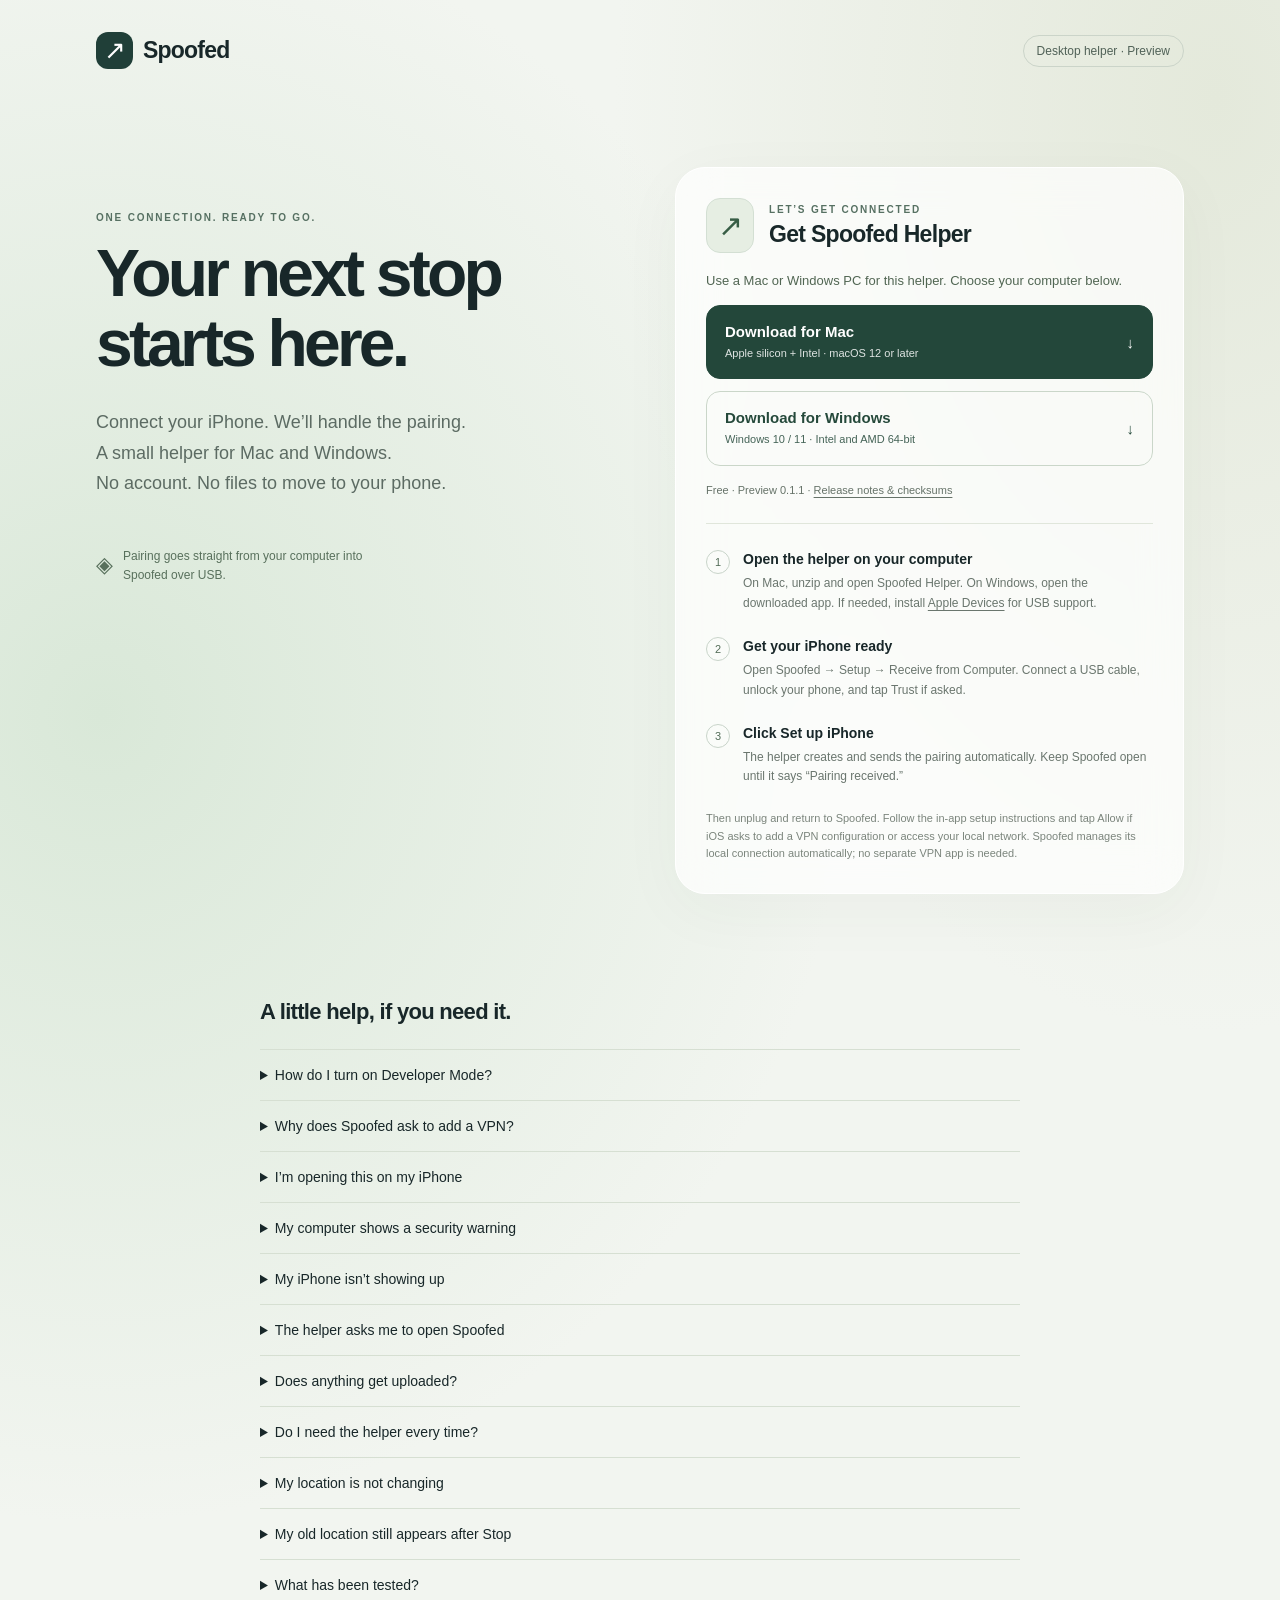
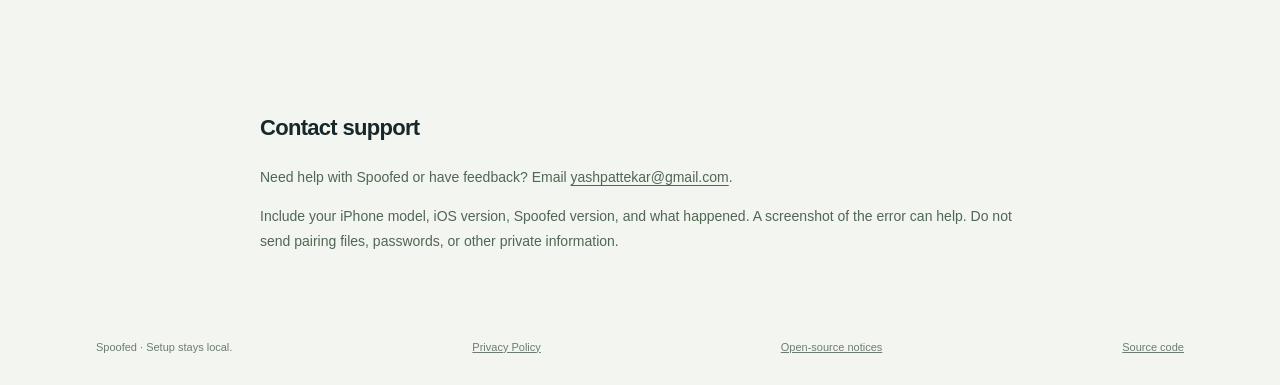
<file: site/index.html>
<!doctype html>
<html lang="en">
<head>
<meta charset="utf-8"><meta name="viewport" content="width=device-width,initial-scale=1">
<meta name="description" content="Set up Spoofed with a simple Mac or Windows helper. Connect your iPhone and send pairing straight into the app.">
<meta http-equiv="Content-Security-Policy" content="default-src 'self'; script-src 'self'; style-src 'self'; connect-src 'self'; img-src 'self' data:; object-src 'none'; base-uri 'none'; form-action 'none'">
<title>Spoofed — Connect your iPhone</title><link rel="stylesheet" href="style.css"><script type="module" src="app.js"></script>
</head>
<body>
<header><a class="brand" href="./"><span class="mark" aria-hidden="true">↗</span> Spoofed</a><span class="badge">Desktop helper · Preview</span></header>
<main>
<section class="intro"><p class="eyebrow">ONE CONNECTION. READY TO GO.</p><h1>Your next stop<br>starts here.</h1><p class="lede">Connect your iPhone. We’ll handle the pairing.<br>A small helper for Mac and Windows.<br>No account. No files to move to your phone.</p><div class="privacy"><span aria-hidden="true">◈</span> Pairing goes straight from your computer into Spoofed over USB.</div></section>
<section class="card" aria-labelledby="setup-title"><div class="card-top"><span class="device-icon" aria-hidden="true">↗</span><div><p class="eyebrow">LET’S GET CONNECTED</p><h2 id="setup-title">Get Spoofed Helper</h2></div></div>
<p id="platform-hint" class="download-hint">Download and open the helper on your computer.</p>
<div class="downloads">
<a id="download-mac" class="download" href="https://github.com/spoofed1/spoofed1.github.io/releases/latest/download/Spoofed-Helper-macOS.zip"><span>Download for Mac<small>Apple silicon + Intel · macOS 12 or later</small></span><span aria-hidden="true">↓</span></a>
<a id="download-windows" class="download secondary" href="https://github.com/spoofed1/spoofed1.github.io/releases/latest/download/Spoofed-Helper-Windows.exe"><span>Download for Windows<small>Windows 10 / 11 · Intel and AMD 64-bit</small></span><span aria-hidden="true">↓</span></a>
</div>
<p class="release-note">Free · Preview 0.1.1 · <a href="https://github.com/spoofed1/spoofed1.github.io/releases/latest">Release notes &amp; checksums</a></p>
<ol class="steps"><li><span>1</span><div><strong>Open the helper on your computer</strong><p>On Mac, unzip and open Spoofed Helper. On Windows, open the downloaded app. If needed, install <a href="https://apps.microsoft.com/detail/9np83lwlpz9k">Apple Devices</a> for USB support.</p></div></li><li><span>2</span><div><strong>Get your iPhone ready</strong><p>Open Spoofed → Setup → Receive from Computer. Connect a USB cable, unlock your phone, and tap Trust if asked.</p></div></li><li><span>3</span><div><strong>Click Set up iPhone</strong><p>The helper creates and sends the pairing automatically. Keep Spoofed open until it says “Pairing received.”</p></div></li></ol>
<p class="footnote">Then unplug and return to Spoofed. Follow the in-app setup instructions and tap Allow if iOS asks to add a VPN configuration or access your local network. Spoofed manages its local connection automatically; no separate VPN app is needed.</p>
</section>
<section id="help" class="details"><h2>A little help, if you need it.</h2>
<details><summary>How do I turn on Developer Mode?</summary><p>On your iPhone, open Settings → Privacy &amp; Security → Developer Mode. Turn it on and tap Restart. After restarting, unlock your iPhone and confirm Turn On. You must do this in Settings; Spoofed cannot enable it for you.</p><p>If Developer Mode is missing, complete computer pairing first and check again. If you use Xcode on a Mac, connect and unlock the iPhone, then select it in Xcode’s Device Hub. Contact support if the option still does not appear.</p></details>
<details><summary>Why does Spoofed ask to add a VPN?</summary><p>This permission creates a local connection to your iPhone’s developer services so Spoofed can simulate location. It is not an internet privacy VPN. Tap Allow when prompted; Spoofed handles the connection automatically. If you previously used LocalDevVPN, turn it off and disable its Connect On Demand setting before using Spoofed.</p></details>
<details><summary>I’m opening this on my iPhone</summary><p>The helper runs on your computer. Open <strong>spoofed1.github.io</strong> on your Mac or Windows PC to download it. You can use Share Setup Link in Spoofed to send the address to your computer.</p></details>
<details><summary>My computer shows a security warning</summary><p>This preview is not signed with an Apple Developer ID or a Windows publisher certificate. macOS or Windows may ask for approval or block it. Download only from this page’s GitHub release links. On Mac, Apple’s <a href="https://support.apple.com/102445">guide to opening apps safely</a> explains the available options. On Windows, check that you downloaded the expected release before deciding whether to continue. Managed computers may require your administrator.</p></details>
<details><summary>My iPhone isn’t showing up</summary><p>Unlock your iPhone and use a cable that supports data. On Mac, check that it appears in Finder. On Windows, install or open <a href="https://apps.microsoft.com/detail/9np83lwlpz9k">Apple Devices</a> and check that your phone appears there. Approve Trust, then return to the helper. If several phones are connected, choose yours in the helper.</p></details>
<details><summary>The helper asks me to open Spoofed</summary><p>Install the latest Spoofed iPhone app, open Setup, and tap Receive from Computer. Keep that screen open and the iPhone unlocked. Receiving expires after ten minutes; tap it again if needed. Stop any active simulation before replacing pairing.</p></details>
<details><summary>Does anything get uploaded?</summary><p>The helper does not upload your pairing, device identifiers, or location. It uses the computer’s local Apple USB service and transfers pairing into Spoofed. The computer keeps its normal Apple trust record; the helper does not save a separate copy of your remote pairing. GitHub hosts this page and the downloads.</p></details>
<details><summary>Do I need the helper every time?</summary><p>Usually just for initial pairing. You can close the helper afterward. If you reset device trust or pairing stops working after an iOS change, run setup again. Keep Developer Mode enabled. Spoofed includes the local connection needed for location simulation.</p></details>
<details><summary>My location is not changing</summary><p>Unlock your iPhone, check that Developer Mode is on, and follow any instructions shown in Spoofed. In Settings → Privacy &amp; Security → Local Network, allow Spoofed access. Try connecting to Wi-Fi if setup cannot connect. On cellular, follow the app’s recovery steps if offered; cellular startup may not work on every device or iOS version.</p></details>
<details><summary>My old location still appears after Stop</summary><p>Other apps may take a little time to show your real location again. Keep Location Services enabled and wait for a fresh location. If Spoofed says Stop was not confirmed, follow its retry instructions. If Stop keeps failing, restart your iPhone.</p></details>
<details><summary>What has been tested?</summary><p>This is an early preview. Builds and automated checks do not replace testing with a physical iPhone. The helper distinguishes delivery from confirmation by Spoofed; your first developer connection verifies the stored pairing works for location simulation.</p></details>
</section>
<section id="support" class="details support" aria-labelledby="support-title"><h2 id="support-title">Contact support</h2><p>Need help with Spoofed or have feedback? Email <a href="mailto:yashpattekar@gmail.com">yashpattekar@gmail.com</a>.</p><p>Include your iPhone model, iOS version, Spoofed version, and what happened. A screenshot of the error can help. Do not send pairing files, passwords, or other private information.</p></section>
</main><footer><span>Spoofed · Setup stays local.</span><a href="privacy.html">Privacy Policy</a><a href="THIRD_PARTY_NOTICES.md">Open-source notices</a><a href="https://github.com/spoofed1/spoofed1.github.io">Source code</a></footer>
</body></html>
</file>
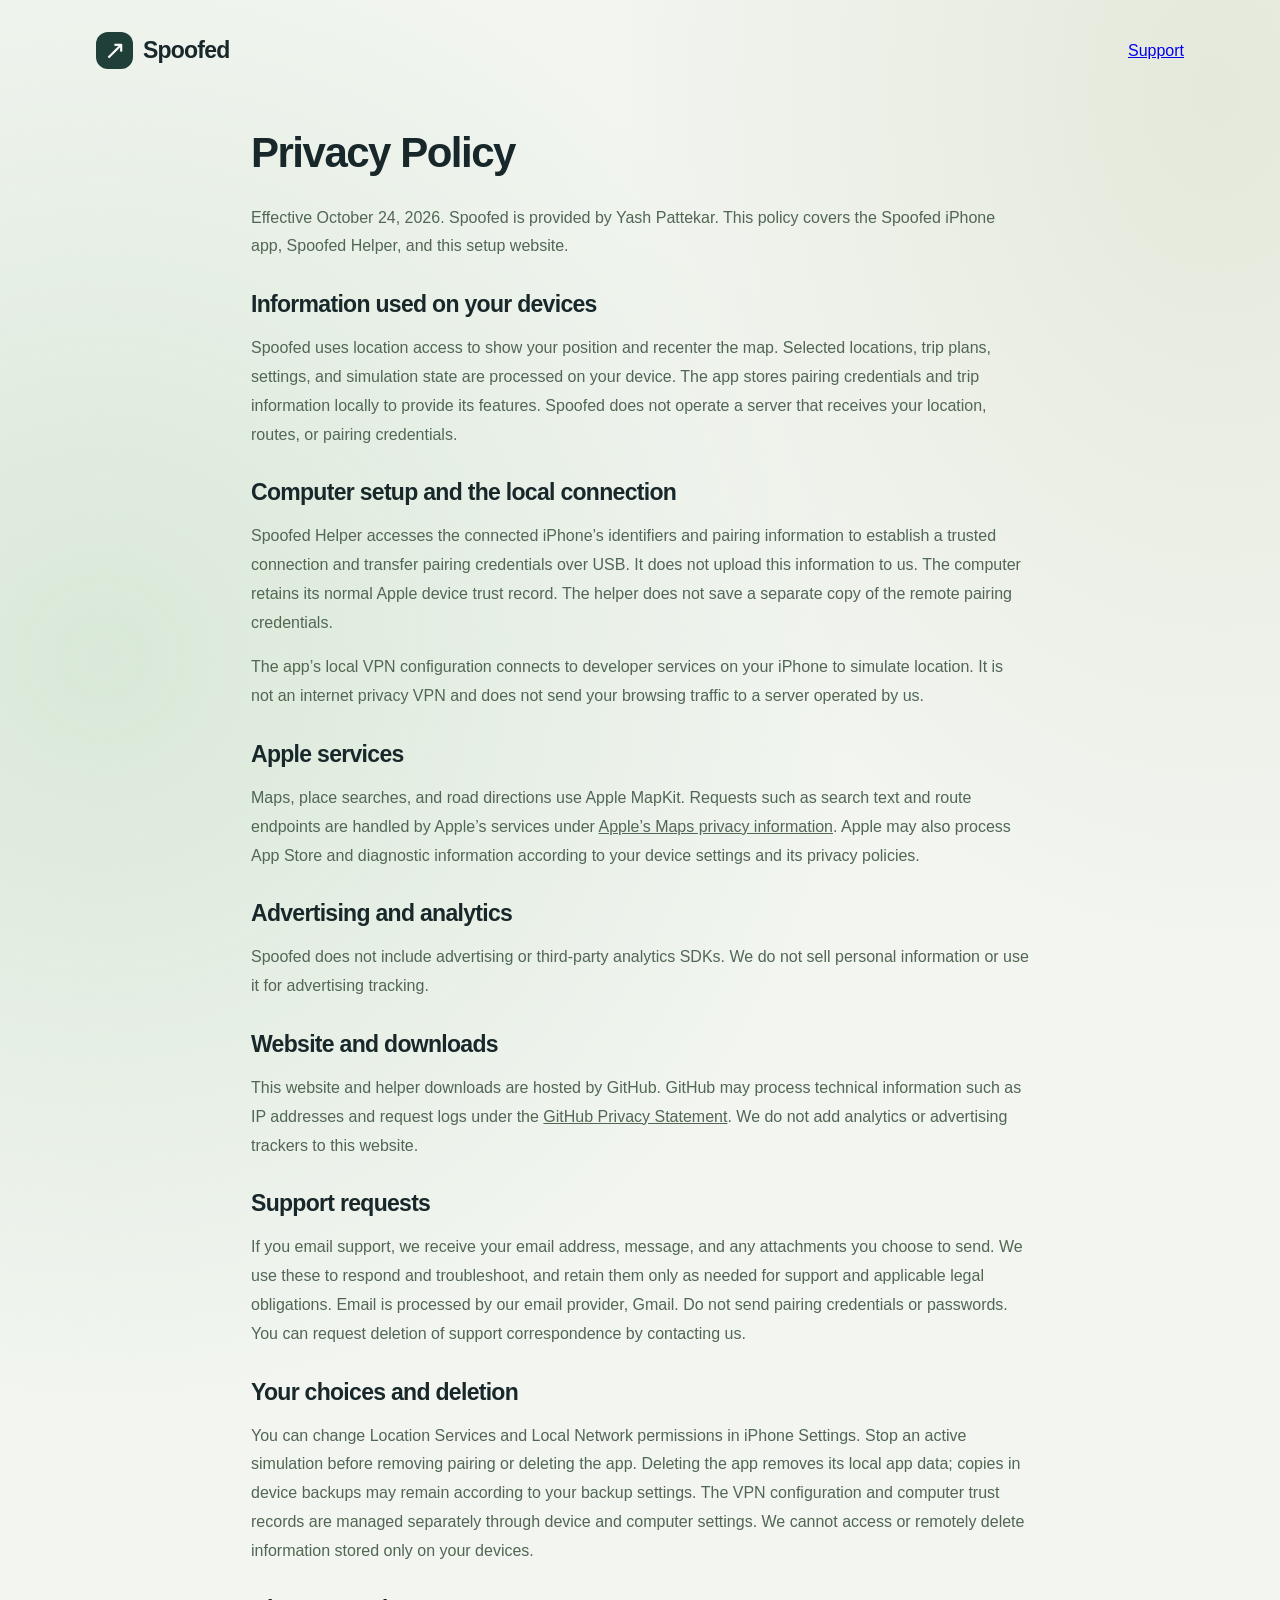
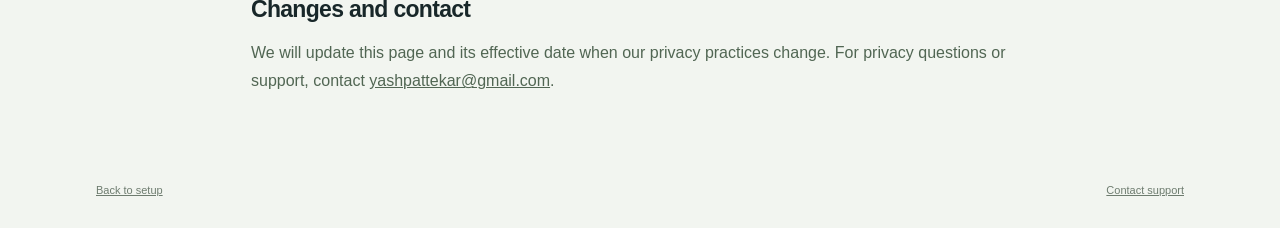
<file: site/privacy.html>
<!doctype html>
<html lang="en">
<head>
<meta charset="utf-8"><meta name="viewport" content="width=device-width,initial-scale=1">
<meta name="description" content="Privacy policy for Spoofed and Spoofed Helper.">
<title>Spoofed — Privacy Policy</title><link rel="stylesheet" href="style.css">
</head>
<body>
<header><a class="brand" href="./"><span class="mark" aria-hidden="true">↗</span> Spoofed</a><a href="./#support">Support</a></header>
<main class="policy"><article>
<h1>Privacy Policy</h1>
<p>Effective October 24, 2026. Spoofed is provided by Yash Pattekar. This policy covers the Spoofed iPhone app, Spoofed Helper, and this setup website.</p>
<h2>Information used on your devices</h2>
<p>Spoofed uses location access to show your position and recenter the map. Selected locations, trip plans, settings, and simulation state are processed on your device. The app stores pairing credentials and trip information locally to provide its features. Spoofed does not operate a server that receives your location, routes, or pairing credentials.</p>
<h2>Computer setup and the local connection</h2>
<p>Spoofed Helper accesses the connected iPhone’s identifiers and pairing information to establish a trusted connection and transfer pairing credentials over USB. It does not upload this information to us. The computer retains its normal Apple device trust record. The helper does not save a separate copy of the remote pairing credentials.</p>
<p>The app’s local VPN configuration connects to developer services on your iPhone to simulate location. It is not an internet privacy VPN and does not send your browsing traffic to a server operated by us.</p>
<h2>Apple services</h2>
<p>Maps, place searches, and road directions use Apple MapKit. Requests such as search text and route endpoints are handled by Apple’s services under <a href="https://www.apple.com/legal/privacy/data/en/apple-maps/">Apple’s Maps privacy information</a>. Apple may also process App Store and diagnostic information according to your device settings and its privacy policies.</p>
<h2>Advertising and analytics</h2>
<p>Spoofed does not include advertising or third-party analytics SDKs. We do not sell personal information or use it for advertising tracking.</p>
<h2>Website and downloads</h2>
<p>This website and helper downloads are hosted by GitHub. GitHub may process technical information such as IP addresses and request logs under the <a href="https://docs.github.com/en/site-policy/privacy-policies/github-general-privacy-statement">GitHub Privacy Statement</a>. We do not add analytics or advertising trackers to this website.</p>
<h2>Support requests</h2>
<p>If you email support, we receive your email address, message, and any attachments you choose to send. We use these to respond and troubleshoot, and retain them only as needed for support and applicable legal obligations. Email is processed by our email provider, Gmail. Do not send pairing credentials or passwords. You can request deletion of support correspondence by contacting us.</p>
<h2>Your choices and deletion</h2>
<p>You can change Location Services and Local Network permissions in iPhone Settings. Stop an active simulation before removing pairing or deleting the app. Deleting the app removes its local app data; copies in device backups may remain according to your backup settings. The VPN configuration and computer trust records are managed separately through device and computer settings. We cannot access or remotely delete information stored only on your devices.</p>
<h2>Changes and contact</h2>
<p>We will update this page and its effective date when our privacy practices change. For privacy questions or support, contact <a href="mailto:yashpattekar@gmail.com">yashpattekar@gmail.com</a>.</p>
</article></main>
<footer><a href="./">Back to setup</a><a href="./#support">Contact support</a></footer>
</body></html>
</file>
<file: site/style.css>
:root{font-family:Inter,-apple-system,BlinkMacSystemFont,"Segoe UI",sans-serif;color:#182729;background:#f2f5f0;font-synthesis:none}*{box-sizing:border-box}body{margin:0;background:radial-gradient(ellipse at 8% 36%,#d9e8d8 0,transparent 45%),radial-gradient(ellipse at 95% 5%,#e4e9db 0,transparent 35%);min-height:100vh}header,main,footer{max-width:1160px;margin:auto}header{display:flex;justify-content:space-between;align-items:center;padding:32px 36px}.brand{display:flex;align-items:center;gap:10px;font-size:23px;font-weight:700;letter-spacing:-.8px;text-decoration:none;color:inherit}.mark{display:grid;place-items:center;background:#203f38;color:white;border-radius:12px;width:37px;height:37px;font-size:26px}.badge{border:1px solid #cbd4c9;padding:8px 13px;border-radius:30px;font-size:12px;color:#516258}main{display:grid;grid-template-columns:1fr 1fr;gap:70px;padding:66px 36px 40px}.intro{padding-top:45px}.eyebrow{font-size:10px;letter-spacing:1.8px;font-weight:700;color:#567062;margin:0 0 16px}h1{font-size:clamp(45px,5.4vw,66px);line-height:1.06;letter-spacing:-3.8px;font-weight:550;margin:0 0 28px}.lede{font-size:18px;line-height:1.7;color:#5c6b63}.privacy{font-size:12px;line-height:1.6;color:#58705c;margin-top:48px;max-width:300px;display:flex;gap:10px}.privacy span{font-size:22px}.card{background:#ffffffb3;border:1px solid #fff;border-radius:30px;padding:30px;box-shadow:0 16px 65px #29452b0a;backdrop-filter:blur(20px)}.card-top{display:flex;gap:15px;align-items:center;margin-bottom:28px}.device-icon{border:1px solid #d3dfd3;border-radius:14px;background:#e6eee3;width:48px;height:55px;display:grid;place-items:center;font-size:30px;color:#375d45}.card-top .eyebrow{margin-bottom:6px}h2{font-size:23px;letter-spacing:-.7px;font-weight:600;margin:0}.steps{list-style:none;margin:0;padding:0}.steps li{display:flex;gap:13px;margin:23px 0}.steps li>span{flex-shrink:0;border:1px solid #c7d3c8;width:24px;height:24px;border-radius:50%;display:grid;place-items:center;font-size:11px;color:#536d58}.steps strong{font-size:14px;font-weight:600}.steps p{font-size:12px;line-height:1.65;color:#6a766e;margin:6px 0 0}.status{display:flex;gap:8px;align-items:center;border-top:1px solid #e0e6db;padding-top:16px;margin-top:24px;font-size:12px;color:#516653}.status p{margin:0;line-height:1.6}#status-dot{width:6px;height:6px;border-radius:50%;background:#78997b;flex-shrink:0}button{font:inherit;cursor:pointer;border:0;border-radius:14px;background:#23473a;color:#fff;width:100%;padding:16px 18px;margin-top:18px;font-size:14px;font-weight:600;display:flex;justify-content:space-between}button:disabled{opacity:.5;cursor:not-allowed}button:hover:enabled{background:#315d4b}button:focus-visible,a:focus-visible,summary:focus-visible{outline:3px solid #548c69;outline-offset:4px}.secondary{justify-content:center;background:transparent;color:#25493b;border:1px solid #cad6c9}.secondary:hover:enabled{background:#e4eddf}[hidden]{display:none!important}.footnote{font-size:11px;line-height:1.6;color:#7b857c;margin:16px 0 0}.details{grid-column:1/-1;max-width:760px;width:100%;margin:35px auto 0}.details h2{font-size:22px;margin-bottom:24px}details{border-top:1px solid #d6dfd2;padding:17px 0}summary{cursor:pointer;font-size:14px;font-weight:500}details p{font-size:13px;color:#657268;line-height:1.8;max-width:650px}footer{padding:32px 36px;display:flex;justify-content:space-between;font-size:11px;color:#6e7c6f}footer a{color:inherit}@media(max-width:760px){header{padding:24px}.badge{font-size:10px}main{grid-template-columns:1fr;padding:20px 24px;gap:28px}.intro{padding-top:15px}h1{font-size:49px;letter-spacing:-2.5px}.privacy{margin-top:20px;max-width:none}.card{padding:24px}.details{margin-top:15px}footer{padding:30px 24px;gap:20px}}
.download{display:flex;align-items:center;justify-content:space-between;gap:16px;border-radius:14px;background:#23473a;color:#fff;padding:17px 18px;margin-top:12px;text-decoration:none;font-size:15px;font-weight:600;border:1px solid #23473a}.download:hover{background:#315d4b}.download small{display:block;font-size:11px;font-weight:400;line-height:1.5;margin-top:5px;opacity:.85}.download.secondary{background:transparent;color:#25493b;border-color:#cad6c9}.download.secondary:hover{background:#e4eddf}.download-hint{font-size:13px;line-height:1.6;color:#516653}.release-note{font-size:11px;color:#657268;line-height:1.6;margin:16px 0 24px}.release-note a,.steps a,.details a{color:inherit;text-underline-offset:3px}.steps{border-top:1px solid #e0e6db;padding-top:3px}.card-top{margin-bottom:18px}.intro{position:sticky;top:40px;align-self:start}footer{flex-wrap:wrap;gap:16px}@media(max-width:760px){.intro{position:static}.download{padding:17px 15px}h1{font-size:clamp(38px,10vw,49px)}}

.support p{font-size:14px;line-height:1.8;color:#516653;overflow-wrap:anywhere}

main.policy{display:block;max-width:850px;padding-top:30px}.policy h1{font-size:42px;letter-spacing:-1.5px}.policy h2{margin-top:30px}.policy p{line-height:1.8;color:#516653}.policy a{color:inherit;overflow-wrap:anywhere}
</file>
